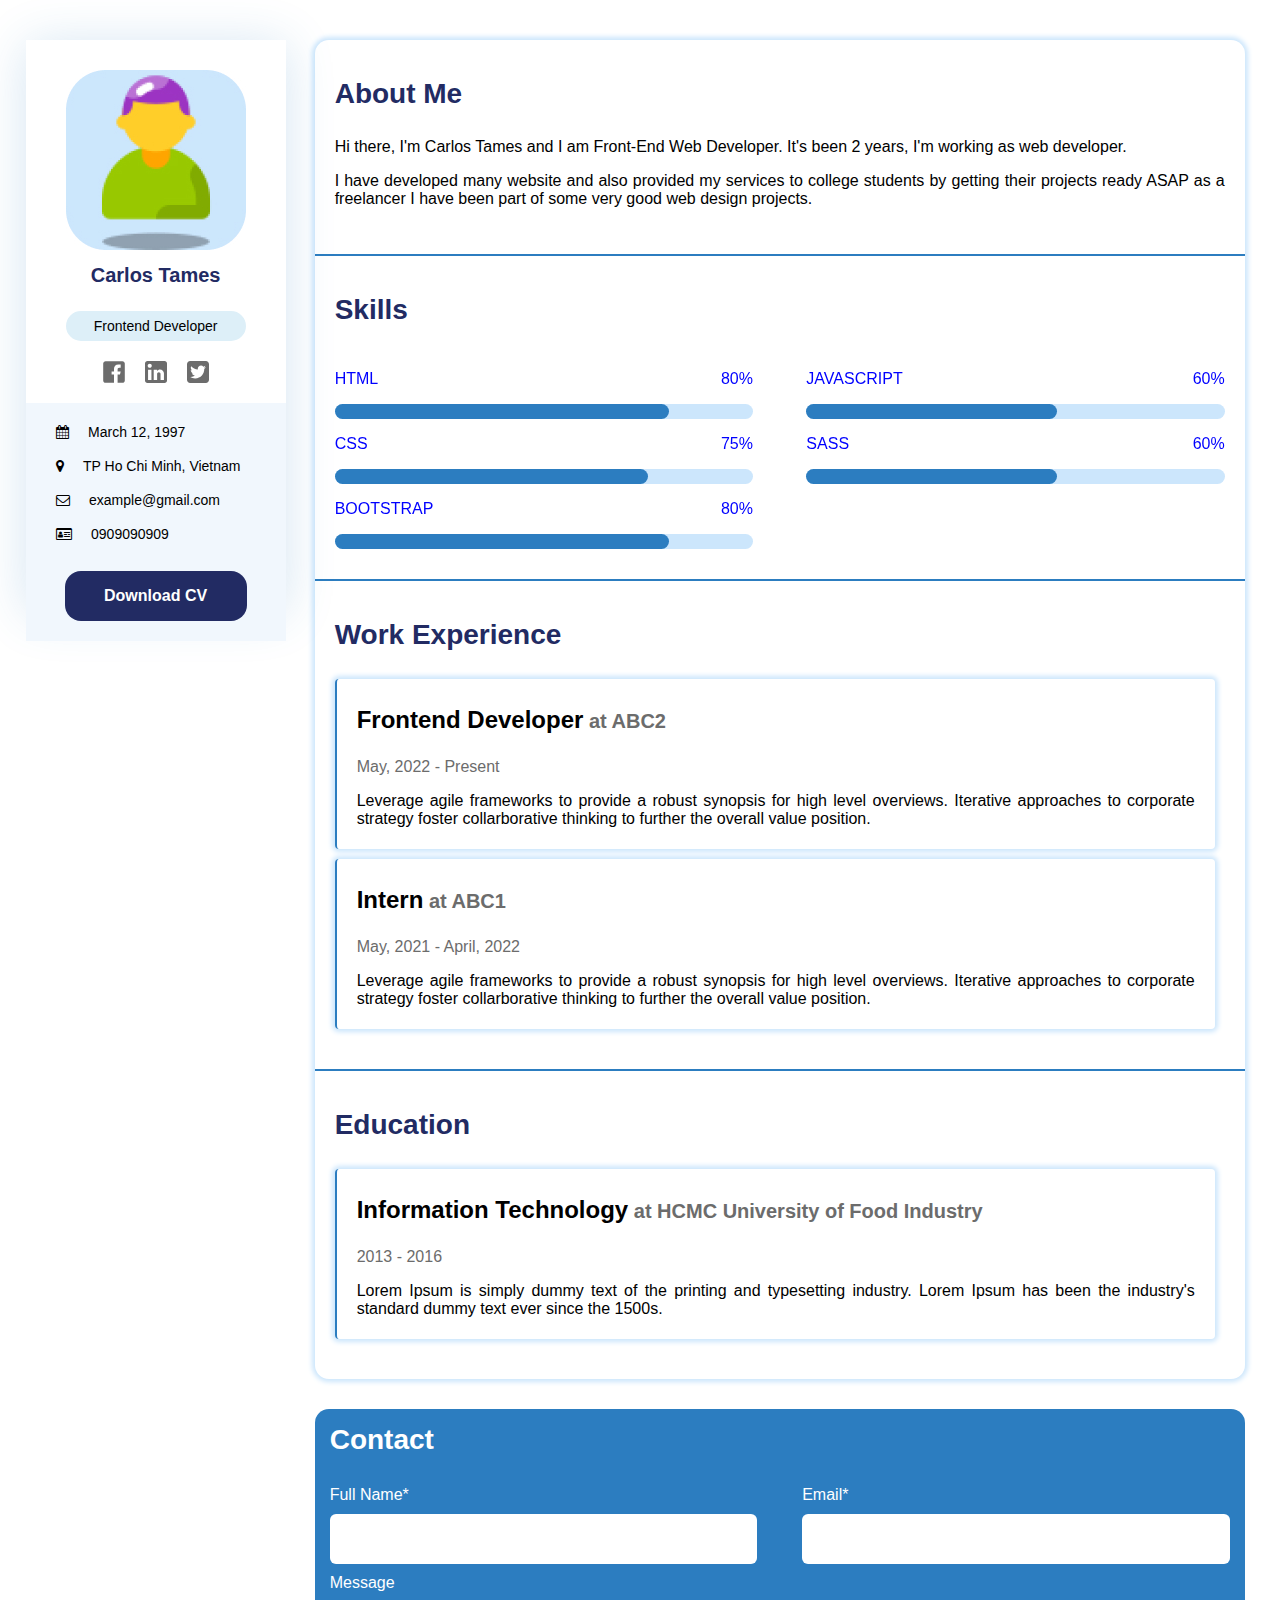
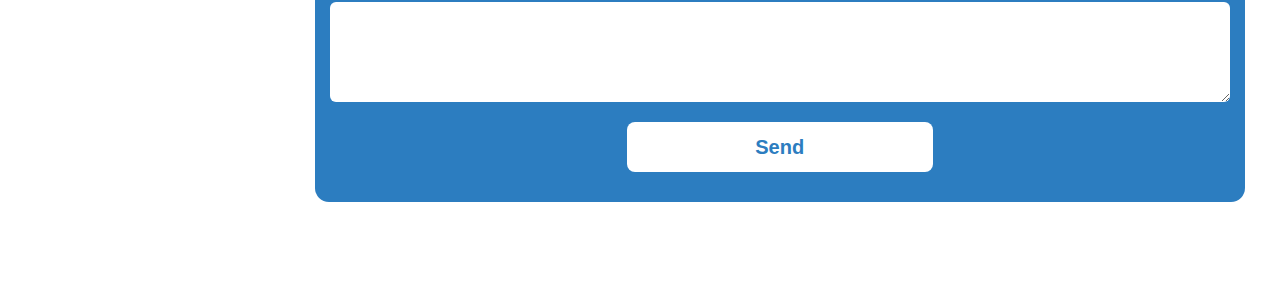
<file: index.html>
<!DOCTYPE html>
<html>

<head>
  <meta name="viewport" content="width=device-width, initial-scale=1.0">
  <link rel="stylesheet" href="cv.css" />
  <link rel="stylesheet" href="https://cdnjs.cloudflare.com/ajax/libs/font-awesome/4.7.0/css/font-awesome.min.css">
  <link rel="stylesheet" href="https://rsms.me/inter/inter.css">
</head>

<body>
  <div class="structure">
    <div class="left_Side">
      <div class="left_Side__top text-center">
        <div class="left_Side__picture text-center">
          <img src="img/avatar.jpg" alt="avatar" />
        </div>
        <p class="name-profile">Carlos Tames</p>
        <div>
          <p class="frontend-dev">Frontend Developer</p>
        </div>
        <div class="social-media">
          <img class="social-gap" src="img/facebook.svg" alt="facebook" />
          <img class="social-gap" src="img/linkedin.svg" alt="linkedin" />
          <img class="social-gap" src="img/twitter.svg" alt="twitter" />
        </div>
      </div>
      <div class="left_Side__bottom text-center">
        <div class="contactInfo">
          <div class="contact-padding">
            <span><i class="fa fa-calendar"></i></span>
            <span class="text">March 12, 1997</span>
          </div>
          <div class="contact-padding">
            <span><i class="fa fa-map-marker"></i></span>
            <span class="text">TP Ho Chi Minh, Vietnam</span>
          </div>
          <div class="contact-padding">
            <span><i class="fa fa-envelope-o"></i></span>
            <span class="text">example@gmail.com</span>
          </div>
          <div class="contact-padding">
            <span><i class="fa fa-id-card-o"></i></span>
            <span class="text">0909090909</span>
          </div>
        </div>
        <button class="download-cv">Download CV</button>
      </div>
    </div>
    <div>
      <main>
        <div class="main-border">
          <section class="main-padding">
            <div>
              <p class="letter">About Me</p>
              <p class="font4">Hi there, I'm Carlos Tames and I am Front-End Web Developer. It's been 2 years, I'm
                working as
                web developer.</p>
              <p class="font4">I have developed many website and also provided my services to college students by
                getting
                their projects ready ASAP as a freelancer I have been part of some very good web design projects.</p>
            </div>
          </section>
          <section class="main-padding">
            <div>
              <p class="letter">Skills</p>
              <div class="skill-position">
                <div class="skills-row">
                  <div class="skill-bar1">
                    <p class="progress-label-html">HTML</p>
                    <div>
                      <div class="progress-bar">
                        <span class="percentage html"></span>
                      </div>
                    </div>
                  </div>
                  <div class="skill-bar2">
                    <p class="progress-label-js">JAVASCRIPT</p>
                    <div>
                      <div class="progress-bar">
                        <span class="percentage javascript"></span>
                      </div>
                    </div>
                  </div>
                </div>
                <div class="skills-row">
                  <div class="skill-bar1">
                    <p class="progress-label-css">CSS</p>
                    <div>
                      <div class="progress-bar">
                        <span class="percentage css"></span>
                      </div>
                    </div>
                  </div>
                  <div class="skill-bar2">
                    <p class="progress-label-sass">SASS</p>
                    <div>
                      <div class="progress-bar">
                        <span class="percentage sass"></span>
                      </div>
                    </div>
                  </div>
                </div>
                <div class="skill-bar1">
                  <p class="progress-label-bootstrap">BOOTSTRAP</p>
                  <div>
                    <div class="progress-bar">
                      <span class="percentage bootstrap"></span>
                    </div>
                  </div>
                </div>
              </div>
            </div>
          </section>
          <section class="main-padding">
            <p class="letter">Work Experience</p>
            <div class="work-exp">
              <p class="font1">Frontend Developer<span class="font2"> at ABC2</span></p>
              <p class="font3">May, 2022 - Present</p>
              <p class="font4">Leverage agile frameworks to provide a robust synopsis for high level overviews.
                Iterative
                approaches to corporate strategy foster collarborative thinking to further the overall value position.
              </p>
            </div>
            <div class="work-exp">
              <p class="font1">Intern<span class="font2"> at ABC1</span></p>
              <p class="font3">May, 2021 - April, 2022</p>
              <p class="font4">Leverage agile frameworks to provide a robust synopsis for high level overviews.
                Iterative
                approaches to corporate strategy foster collarborative thinking to further the overall value position.
              </p>
            </div>
          </section>
          <section class="main-padding-edu">
            <div>
              <p class="letter">Education</p>
              <div class="work-exp">
                <p class="font1">Information Technology<span class="font2"> at HCMC University of Food Industry</span>
                </p>
                <p class="font3">2013 - 2016</p>
                <p class="font4">Lorem Ipsum is simply dummy text of the printing and typesetting industry. Lorem Ipsum
                  has
                  been the industry's standard dummy text ever since the 1500s.</p>
              </div>
            </div>
          </section>
        </div>
        <section class="form-section">
          <p class="form-headline">Contact</p>
          <form class="form-contact">
            <div class="form-row">
              <div class="fname">
                <label for="full_name">Full Name*</label>
                <input id="full_name" type="text" value="" name="full_name">
              </div>
              <div class="email">
                <label for="email">Email*</label>
                <input id="email" type="text" value="" name="email">
              </div>
            </div>
            <div class="message">
              <label for="message">Message</label>
              <textarea id="message" type="text" value="" name="message">
                            </textarea>
            </div>
            <div class="button-center">
              <input class="send-button" type="submit" value="Send">
            </div>
          </form>
        </section>
      </main>
    </div>
  </div>
</body>

</html>
</file>
<file: cv.css>
* {
  box-sizing: border-box;
}

body {
  font-family: 'Inter', sans-serif;
  font-style: normal;
}

.structure {
  padding-top: 60px;
}

main {
  width: 100%;
  padding-top: 20px;
  padding-bottom: 20px;
}

.left_Side {
  position: initial;
  width: 100%;
  display: flex;
  flex-direction: column;
  margin-top: 90px;
  margin-bottom: 20px;
  border-radius: 8px;
  box-shadow: 0px 4px 50px 0px rgba(44, 125, 192, 0.20);
}

.left_Side__top {
  display: block;
  position: relative;
  box-sizing: border-box;
  padding: 80px 0 16px 0;
  background-color: white;
}

.text-center {
  text-align: center;
}

.left_Side__bottom {
  background-color: #f1f7fd;
}

.left_Side__picture {
  display: block;
  width: 100%;
  position: absolute;
  top: -80px;
}

.left_Side__picture>img {
  width: 160px;
  height: 160px;
}

.name-profile {
  margin: 10px 0;
  font-size: 20px;
  font-weight: 700;
  color: #222b63;
}

.social-media {
  display: inline-flex;
  flex-direction: row;
  align-items: center;
}

.social-gap {
  margin-left: 10px;
  margin-right: 10px;
}

.frontend-dev {
  width: 180px;
  display: inline-flex;
  justify-content: center;
  align-items: center;
  padding: 5px;
  margin-bottom: 20px;
  font-size: 14px;
  font-weight: 400;
  background-color: #DDEFF8;
  border: 2px solid #DDEFF8;
  border-radius: 15px;
}

.contact-padding {
  padding: 8px 10px;
}

.contactInfo {
  padding-left: 20px;
  text-align: left;
}

.contactInfo span {
  font-size: 14px;
  font-weight: 500;
}

.text {
  padding-left: 15px;
}

.download-cv {
  width: 90%;
  height: 50px;
  margin: 20px 10px;
  padding: 10px 10px;
  background-color: #222b63;
  font-size: 16px;
  font-weight: 700;
  color: white;
  border: none;
  border-radius: 16px;
  cursor: pointer;
}

.letter {
  font-size: 28px;
  font-weight: 700;
  color: #222b63;
}

.main-border {
  border-radius: 14px;
  box-shadow: 0 0 5px 3px #cce6fc;
}

.skill-position {
  display: flex;
  flex-direction: column;
}

.progress-bar {
  width: 100%;
  height: 15px;
  margin-top: 10px;
  background-color: #cce6fc;
  border-radius: 15px;
}

.percentage {
  display: block;
  height: 100%;
  background-color: #2c7dc0;
  border-radius: 15px;
}

.html {
  width: 80%;
}

.javascript {
  width: 60%;
}

.css {
  width: 75%;
}

.sass {
  width: 60%;
}

.bootstrap {
  width: 80%;
}

.progress-label-html {
  position: relative;
  font-size: 16px;
  color: blue;
}

.progress-label-html::after {
  content: "80%";
  position: absolute;
  top: 0;
  right: 0;
  color: blue;
}

.progress-label-js {
  position: relative;
  font-size: 16px;
  color: blue;
}

.progress-label-js::after {
  content: "60%";
  position: absolute;
  top: 0;
  right: 0;
  color: blue;
}

.progress-label-css {
  position: relative;
  font-size: 16px;
  color: blue;
}

.progress-label-css::after {
  content: "75%";
  position: absolute;
  top: 0;
  right: 0;
  color: blue;
}

.progress-label-sass {
  position: relative;
  font-size: 16px;
  color: blue;
}

.progress-label-sass::after {
  content: "60%";
  position: absolute;
  top: 0;
  right: 0;
  color: blue;
}

.progress-label-bootstrap {
  position: relative;
  font-size: 16px;
  color: blue;
}

.progress-label-bootstrap::after {
  content: "80%";
  position: absolute;
  top: 0;
  right: 0;
  color: blue;
}

.main-padding {
  padding-right: 20px;
  padding-left: 20px;
  padding-top: 10px;
  padding-bottom: 30px;
  border-bottom: 2px solid #2c7dc0;
  text-align: justify;
  font-size: 12px;
}

.main-padding-edu {
  padding-right: 20px;
  padding-left: 20px;
  padding-top: 10px;
  padding-bottom: 30px;
  text-align: justify;
  font-size: 12px;
}

.work-exp {
  border-radius: 4px;
  margin-right: 10px;
  margin-bottom: 10px;
  padding-left: 20px;
  padding-right: 20px;
  padding-top: 3px;
  padding-bottom: 5px;
  border-left: 2px solid #2c7dc0;
  box-shadow: 0 0 5px 3px #cce6fc;
}

.font1 {
  font-size: 24px;
  font-weight: bold;
  text-align: justify;
}

.font2 {
  font-size: 20px;
  font-weight: bold;
  color: #6c6c6c;
  text-align: justify;
}

.font3 {
  font-family: 'Inter', sans-serif;
  font-size: 16px;
  font-weight: 500;
  color: #6c6c6c;
  text-align: justify;
}

.font4 {
  font-family: 'Inter', sans-serif;
  font-size: 16px;
  text-align: justify;
}

.form-section {
  display: block;
  margin-top: 30px;
  border-radius: 14px;
  background-color: #2c7dc0;
  color: white;
}

.form-headline {
  margin: 0;
  padding-top: 15px;
  padding-bottom: 10px;
  padding-left: 15px;
  font-size: 28px;
  font-weight: 700;
}

.form-name-email {
  display: flex;
  flex-direction: row;
}

.form-contact {
  display: block;
  padding: 10px 15px;

}

.fname {
  display: flex;
  flex-direction: column;
}

.fname input {
  width: 100%;
  height: 50px;
  padding: 10px 10px;
  font-size: 16px;
  font-weight: 500;
  color: #2c7dc0;
  border-style: none;
  border-radius: 6px;
}

.fname label {
  padding: 10px 0;
  font-size: 16px;
  font-weight: 500;
}

.email {
  display: flex;
  flex-direction: column;
}

.email input {
  width: 100%;
  height: 50px;
  padding: 10px 10px;
  font-size: 16px;
  font-weight: 500;
  color: #2c7dc0;
  border-style: none;
  border-radius: 6px;
}

.email label {
  padding: 10px 0;
  font-size: 16px;
  font-weight: 500;
}

.message {
  display: flex;
  flex-direction: column;
}

.message textarea {
  width: 100%;
  height: 100px;
  padding: 10px 10px;
  font-size: 16px;
  font-weight: 500;
  color: #2c7dc0;
  border-style: none;
  border-radius: 6px;
}

.message label {
  padding: 10px 0;
  font-size: 16px;
  font-weight: 500;
}

.send-button {
  display: block;
  width: 100%;
  height: 50px;
  margin: 20px 0;
  font-size: 20px;
  font-weight: 700;
  background-color: white;
  color: #2c7dc0;
  padding: 10px 10px;
  border: none;
  border-radius: 8px;
  cursor: pointer;
}

@media only screen and (min-width: 768px) and (max-width: 990px) {

  .avatar {
    width: 120px;
    height: 120px;
  }

  .contactInfo {
    display: inline-flex;
    flex-direction: row;
    padding-left: 20px;
    text-align: left;
  }

  .contactInfo span {
    font-size: 14px;
    font-weight: 500;
  }

  .skills-row {
    display: flex;
  }

  .skill-bar1 {
    width: 47%;
    margin-right: 6%;
  }

  .skill-bar2 {
    width: 47%;
  }

  .form-row {
    display: flex;
  }

  .fname {
    width: 48%;
    margin-right: 5%;
  }

  .email {
    width: 48%;
  }

  .button-center {
    margin-left: 33%;
    margin-right: 33%;
  }

  .send-button {
    width: 100%;
  }

}

@media only screen and (min-width: 991px) {

  body {
    margin-top: 0;
    margin-bottom: 80px;
    margin-left: 2%;
    margin-right: 2%;
  }

  .structure {
    display: flex;
    flex-direction: row;
    margin: 0 auto;
    padding-top: 20px;
  }

  .left_Side {
    width: 260px;
    height: 570px;
    position: sticky;
    top: 0;
    margin-top: 20px;
    margin-bottom: 0;
  }

  .left_Side__top {
    padding: 30px 40px 16px 40px;
  }

  .text-center {
    text-align: center;
  }

  .left_Side__bottom {
    padding-top: 12px;
    background-color: #f1f7fd;
  }

  .left_Side__picture {
    display: block;
    width: 100%;
    position: static;
    top: -80px;
  }

  .left_Side__picture>img {
    width: 180px;
    height: 180px;
  }

  main {
    width: 96%;
    margin-top: 0;
    margin-left: 3%;
  }

  .frontend-dev {
    width: 100%;
  }

  .contactInfo span {
    font-size: 14px;
    font-weight: 500;
  }

  .download-cv {
    width: 70%;
  }

  .skills-row {
    display: flex;
  }

  .skill-bar1 {
    width: 47%;
    margin-right: 6%;
  }

  .skill-bar2 {
    width: 47%;
  }

  .form-row {
    display: flex;
  }

  .fname {
    width: 48%;
    margin-right: 5%;
  }

  .email {
    width: 48%;
  }

  .button-center {
    margin-left: 33%;
    margin-right: 33%;
  }

  .send-button {
    width: 100%;
  }
}
</file>
